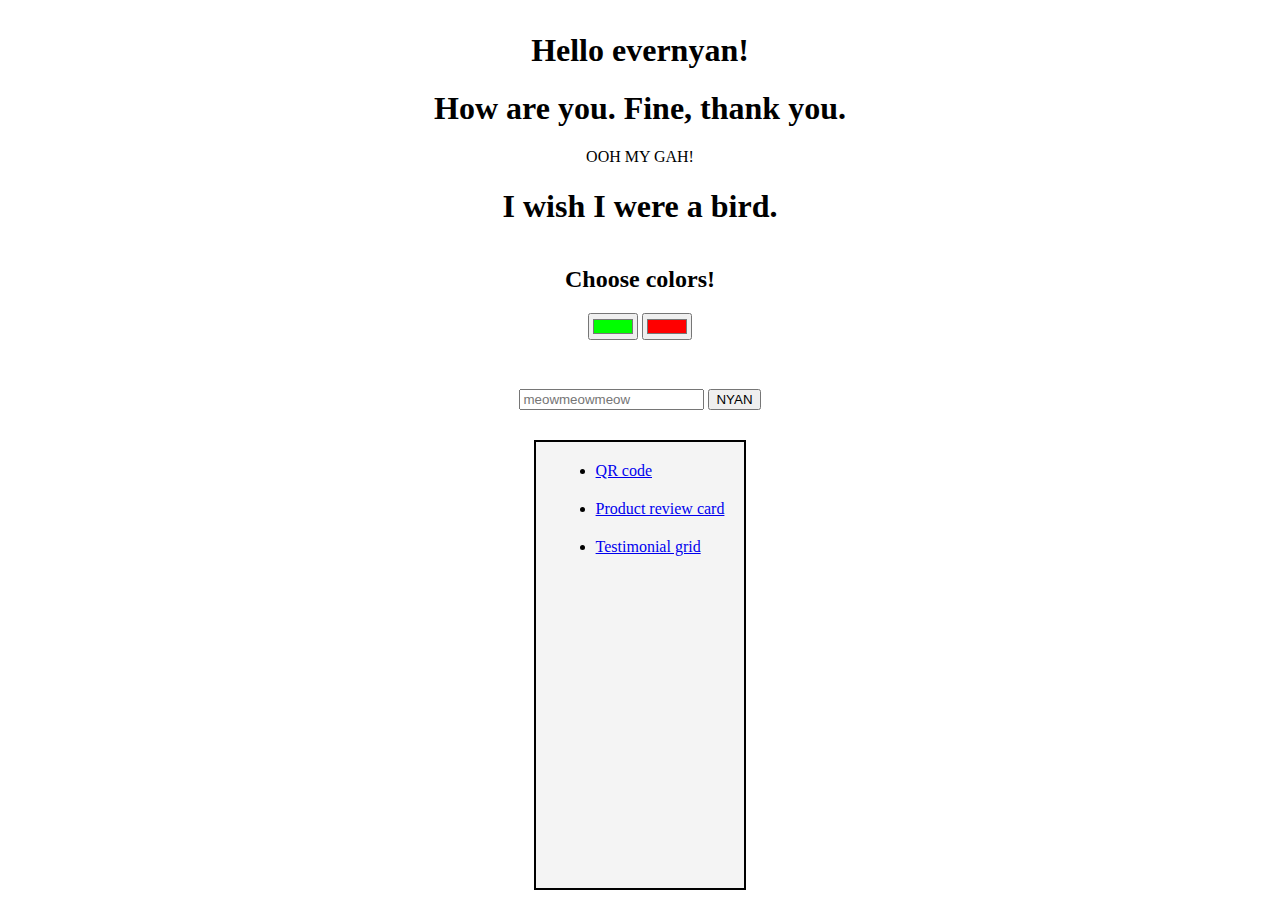
<file: index.html>
<!DOCTYPE html>
<html lang="en">
  <head>
    <meta charset="UTF-8" />
    <meta name="viewport" content="width=device-width, initial-scale=1.0" />

    <link rel="stylesheet" href="styles.css" />

    <title>Project select</title>
  </head>
  <body>
    <div class="textshit">
      <h1>Hello evernyan!</h1>
      <h1>How are you. Fine, thank you.</h1>

      <p>OOH MY GAH!</p>

      <h1>I wish I were a bird.</h1>
    </div>
    <div class="bg-gen">
      <h2>Choose colors!</h2>
      <input type="color" name="color1" value="#00ff00" />
      <input type="color" name="color2" value="#ff0000" />
      <h3></h3>
    </div>
    <div class="trash">
      <input id="userinput" type="text" placeholder="meowmeowmeow" />
      <button id="nyan">NYAN</button>
    </div>

    <section>
      <ul>
        <li><a href="qr-code-component-main/index.html">QR code</a></li>
        <li>
          <a href="product-preview-card-component-main/index.html"
            >Product review card</a
          >
        </li>
        <li>
          <a href="testimonials-grid-section-main/index.html"
            >Testimonial grid</a
          >
        </li>
      </ul>
    </section>
    <script type="text/javascript" src="app.js"></script>
  </body>
</html>
</file>
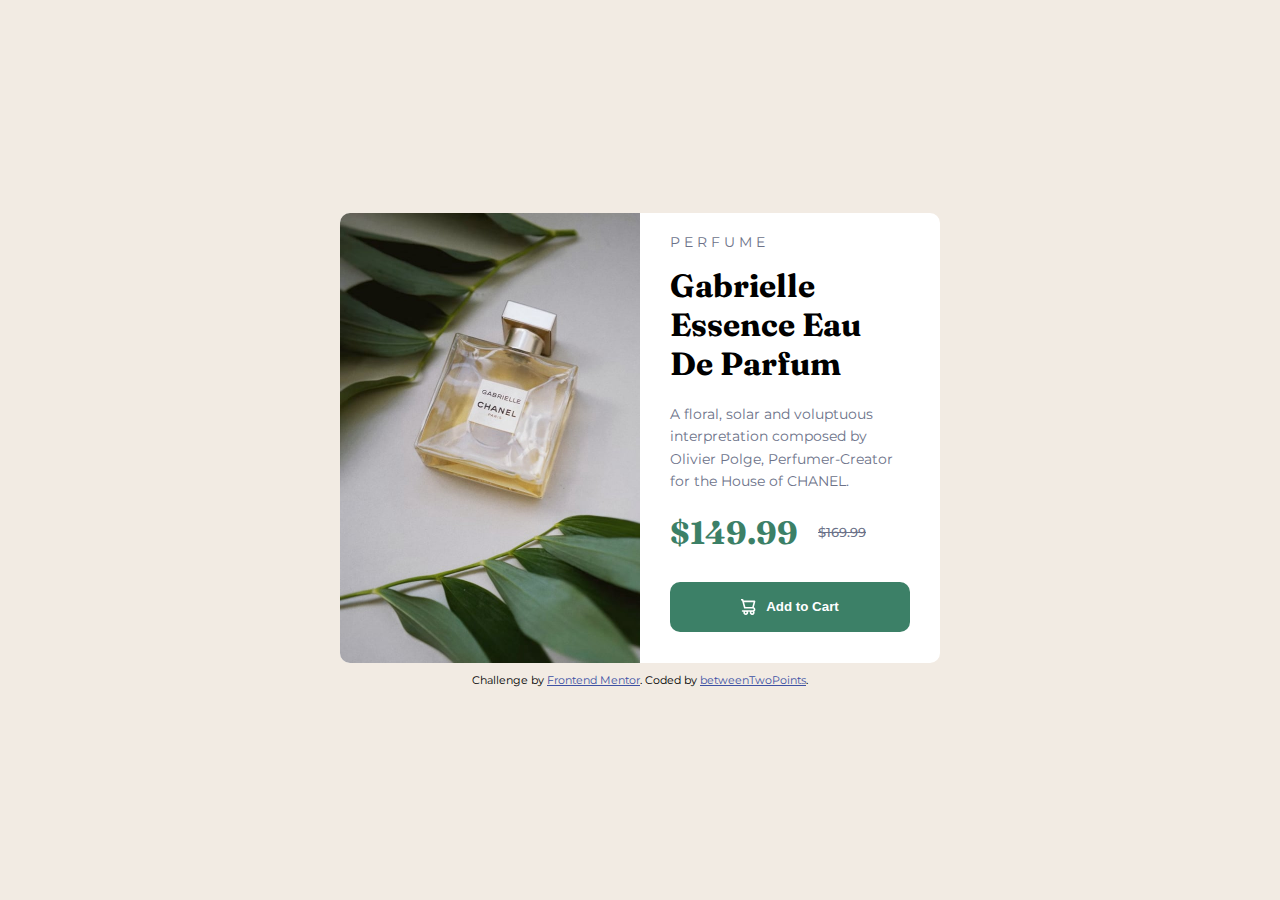
<file: product-preview-card-component-main/index.html>
<!DOCTYPE html>
<html lang="en">
<head>
  <meta charset="UTF-8">
  <meta name="viewport" content="width=device-width, initial-scale=1.0"> <!-- displays site properly based on user's device -->

  <link rel="icon" type="image/png" sizes="32x32" href="./images/favicon-32x32.png">
  
  <title>Frontend Mentor | Product preview card component</title>

  <link rel="preconnect" href="https://fonts.googleapis.com">
  <link rel="preconnect" href="https://fonts.gstatic.com" crossorigin>
  <link href="https://fonts.googleapis.com/css2?family=Fraunces:opsz,wght@9..144,700&family=Montserrat:wght@500;700&display=swap" rel="stylesheet">

  <link rel="stylesheet" href="styles.css">

  <!-- Feel free to remove these styles or customise in your own stylesheet 👍 -->
  <style>
    .attribution { font-size: 11px; text-align: center; margin-top: 10px;}
    .attribution a { color: hsl(228, 45%, 44%); }
  </style>
</head>
<body>

  <article class="container">
    <img class="img-mobile" src="images/image-product-mobile.jpg" alt="Gabrielle Essence Eau De Parfum">
    <img class="img-desktop" src="images/image-product-desktop.jpg" alt="Gabrielle Essence Eau De Parfum">
    <div class="item-info">
      <p class="item-category">Perfume</p>
      <h1 class="item-name">Gabrielle Essence Eau De Parfum</h1>
      <p class="item-description">A floral, solar and voluptuous interpretation composed by Olivier Polge, Perfumer-Creator for the House of CHANEL.</p>
      <p class="item-price">$149.99<span class="og-price">$169.99</span></p>
      <button class="btn-add-cart" type="button">
        <svg width="15" height="16" xmlns="http://www.w3.org/2000/svg"><path d="M14.383 10.388a2.397 2.397 0 0 0-1.518-2.222l1.494-5.593a.8.8 0 0 0-.144-.695.8.8 0 0 0-.631-.28H2.637L2.373.591A.8.8 0 0 0 1.598 0H0v1.598h.983l1.982 7.4a.8.8 0 0 0 .799.59h8.222a.8.8 0 0 1 0 1.599H1.598a.8.8 0 1 0 0 1.598h.943a2.397 2.397 0 1 0 4.507 0h1.885a2.397 2.397 0 1 0 4.331-.376 2.397 2.397 0 0 0 1.12-2.021ZM11.26 7.99H4.395L3.068 3.196h9.477L11.26 7.991Zm-6.465 6.392a.8.8 0 1 1 0-1.598.8.8 0 0 1 0 1.598Zm6.393 0a.8.8 0 1 1 0-1.598.8.8 0 0 1 0 1.598Z" fill="#FFF"/></svg>
        Add to Cart
      </button>
    </div>
  </article>
  
  <div class="attribution">
    Challenge by <a href="https://www.frontendmentor.io?ref=challenge" target="_blank">Frontend Mentor</a>. 
    Coded by <a href="https://github.com/betweenTwoPoints" target="_blank">betweenTwoPoints</a>.
  </div>
</body>
</html>
</file>
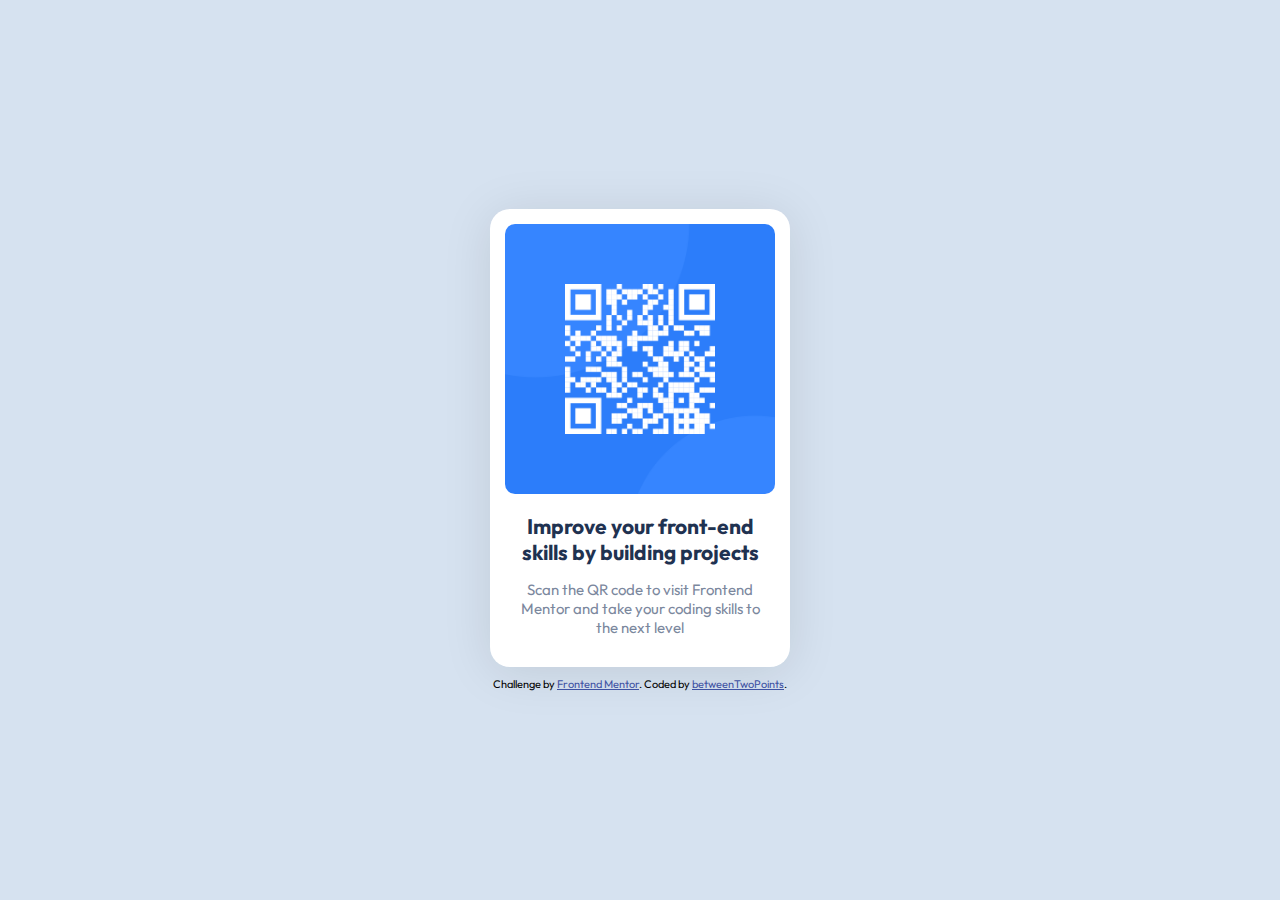
<file: qr-code-component-main/index.html>
<!DOCTYPE html>
<html lang="en">
  <head>
    <meta charset="UTF-8" />
    <meta name="viewport" content="width=device-width, initial-scale=1.0" />
    <!-- displays site properly based on user's device -->
    <link
      rel="icon"
      type="image/png"
      sizes="32x32"
      href="./images/favicon-32x32.png"
    />

    <link rel="preconnect" href="https://fonts.googleapis.com" />
    <link rel="preconnect" href="https://fonts.gstatic.com" crossorigin />
    <link
      href="https://fonts.googleapis.com/css2?family=Outfit:wght@400;700&display=swap"
      rel="stylesheet"
    />

    <link rel="stylesheet" href="style.css" />

    <title>Frontend Mentor | QR code component</title>
  </head>
  <body>
    <article class="card">
      <img class="qr-code" src="images/image-qr-code.png" alt="QR-code" />
      <h1>Improve your front-end skills by building projects</h1>
      <p>
        Scan the QR code to visit Frontend Mentor and take your coding skills to
        the next level
      </p>
    </article>
    <div class="attribution">
      Challenge by
      <a href="https://www.frontendmentor.io?ref=challenge" target="_blank"
        >Frontend Mentor</a
      >. Coded by
      <a href="https://github.com/betweenTwoPoints" target="_blank"
        >betweenTwoPoints</a
      >.
    </div>
  </body>
</html>
</file>
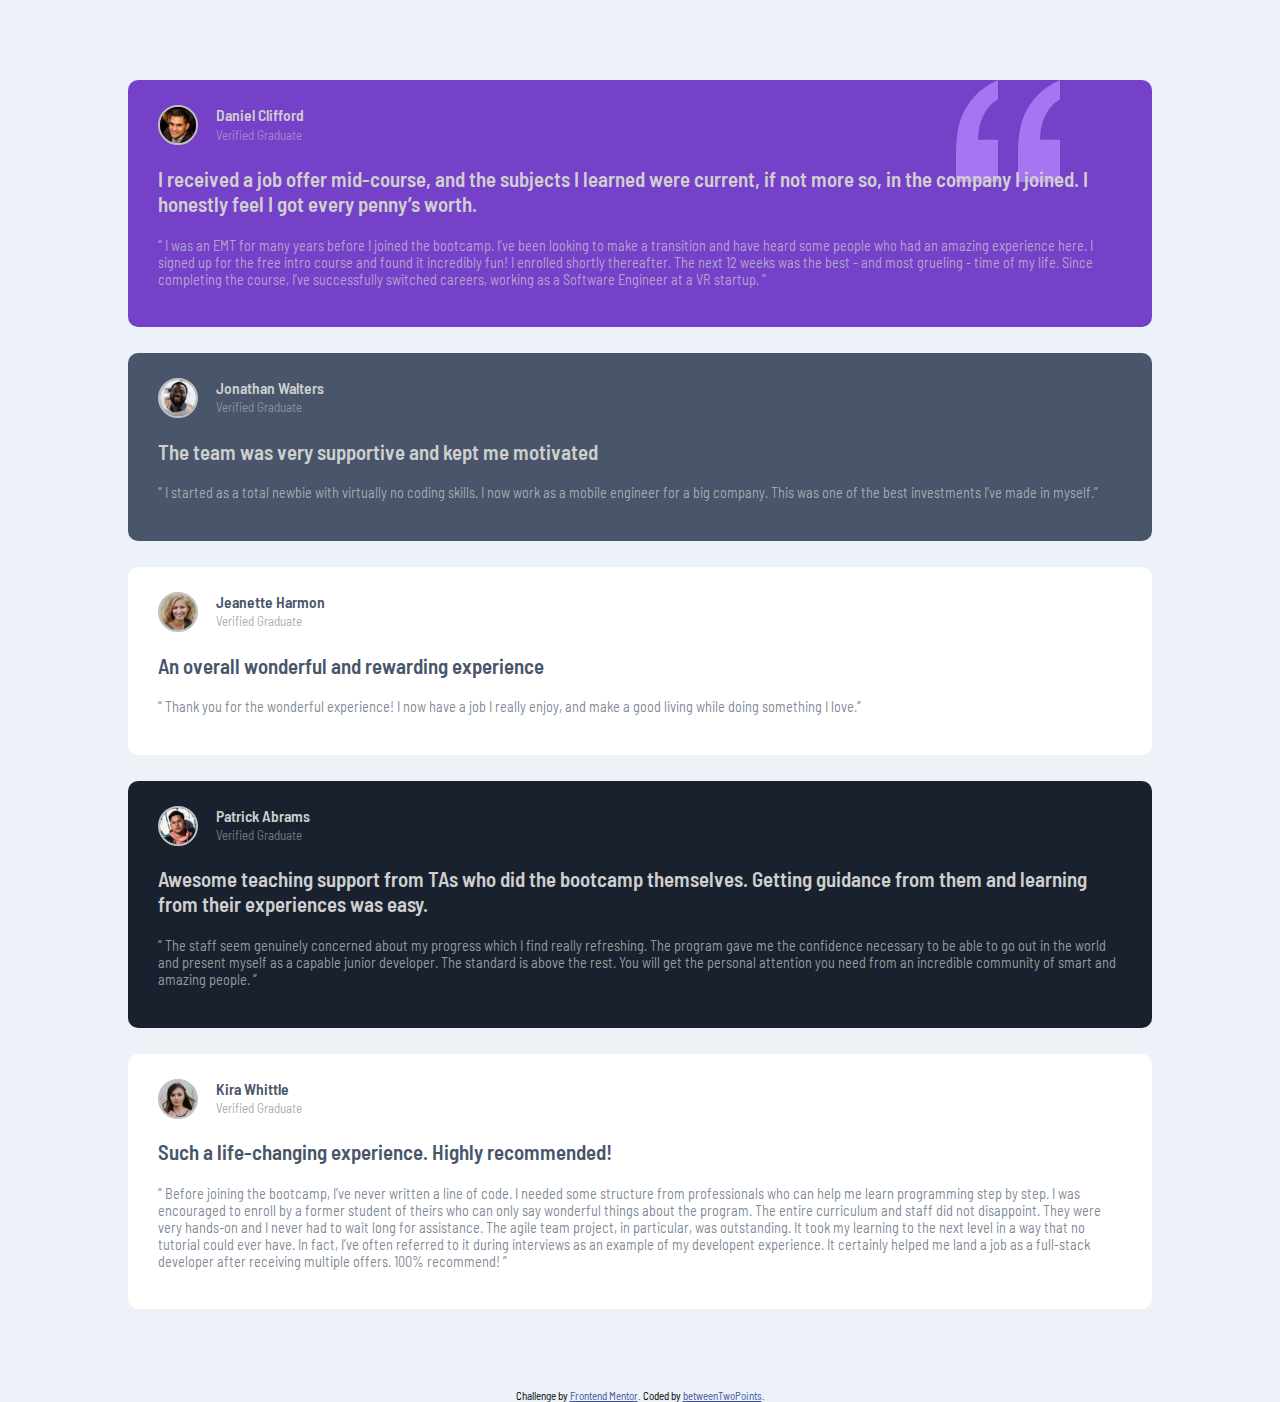
<file: testimonials-grid-section-main/index.html>
<!DOCTYPE html>
<html lang="en">
  <head>
    <meta charset="UTF-8" />
    <meta name="viewport" content="width=device-width, initial-scale=1.0" />
    <!-- displays site properly based on user's device -->

    <link
      rel="icon"
      type="image/png"
      sizes="32x32"
      href="./images/favicon-32x32.png"
    />

    <!-- Google font -->
    <link rel="preconnect" href="https://fonts.googleapis.com" />
    <link rel="preconnect" href="https://fonts.gstatic.com" crossorigin />
    <link
      href="https://fonts.googleapis.com/css2?family=Barlow+Semi+Condensed:wght@500;600&display=swap"
      rel="stylesheet"
    />

    <link rel="stylesheet" href="styles.css" />

    <title>Frontend Mentor | [Challenge Name Here]</title>

    <!-- Feel free to remove these styles or customise in your own stylesheet 👍 -->
    <style>
      .attribution {
        font-size: 11px;
        text-align: center;
      }
      .attribution a {
        color: hsl(228, 45%, 44%);
      }
    </style>
  </head>
  <body>
    <section class="container">
      <article class="testimonial test-1">
        <div class="user">
          <img
            src="images/image-daniel.jpg"
            alt="user profile picture"
            class="pf-picture"
          />
          <p class="user-name">Daniel Clifford</p>
          <p class="user-verified">Verified Graduate</p>
        </div>
        <p class="test-header-text">
          I received a job offer mid-course, and the subjects I learned were
          current, if not more so, in the company I joined. I honestly feel I
          got every penny’s worth.
        </p>
        <p class="test-sub-text">
          “ I was an EMT for many years before I joined the bootcamp. I’ve been
          looking to make a transition and have heard some people who had an
          amazing experience here. I signed up for the free intro course and
          found it incredibly fun! I enrolled shortly thereafter. The next 12
          weeks was the best - and most grueling - time of my life. Since
          completing the course, I’ve successfully switched careers, working as
          a Software Engineer at a VR startup. ”
        </p>
      </article>
      <article class="testimonial test-2">
        <div class="user">
          <img
            src="images/image-jonathan.jpg"
            alt="user profile picture"
            class="pf-picture"
          />
          <p class="user-name">Jonathan Walters</p>
          <p class="user-verified">Verified Graduate</p>
        </div>
        <p class="test-header-text">
          The team was very supportive and kept me motivated
        </p>
        <p class="test-sub-text">
          “ I started as a total newbie with virtually no coding skills. I now
          work as a mobile engineer for a big company. This was one of the best
          investments I’ve made in myself.”
        </p>
      </article>
      <article class="testimonial test-3">
        <div class="user">
          <img
            src="images/image-jeanette.jpg"
            alt="user profile picture"
            class="pf-picture"
          />
          <p class="user-name">Jeanette Harmon</p>
          <p class="user-verified">Verified Graduate</p>
        </div>
        <p class="test-header-text">
          An overall wonderful and rewarding experience
        </p>
        <p class="test-sub-text">
          “ Thank you for the wonderful experience! I now have a job I really
          enjoy, and make a good living while doing something I love.”
        </p>
      </article>
      <article class="testimonial test-4">
        <div class="user">
          <img
            src="images/image-patrick.jpg"
            alt="user profile picture"
            class="pf-picture"
          />
          <p class="user-name">Patrick Abrams</p>
          <p class="user-verified">Verified Graduate</p>
        </div>
        <p class="test-header-text">
          Awesome teaching support from TAs who did the bootcamp themselves.
          Getting guidance from them and learning from their experiences was
          easy.
        </p>
        <p class="test-sub-text">
          “ The staff seem genuinely concerned about my progress which I find
          really refreshing. The program gave me the confidence necessary to be
          able to go out in the world and present myself as a capable junior
          developer. The standard is above the rest. You will get the personal
          attention you need from an incredible community of smart and amazing
          people. ”
        </p>
      </article>
      <article class="testimonial test-5">
        <div class="user">
          <img
            src="images/image-kira.jpg"
            alt="user profile picture"
            class="pf-picture"
          />
          <p class="user-name">Kira Whittle</p>
          <p class="user-verified">Verified Graduate</p>
        </div>
        <p class="test-header-text">
          Such a life-changing experience. Highly recommended!
        </p>
        <p class="test-sub-text">
          “ Before joining the bootcamp, I’ve never written a line of code. I
          needed some structure from professionals who can help me learn
          programming step by step. I was encouraged to enroll by a former
          student of theirs who can only say wonderful things about the program.
          The entire curriculum and staff did not disappoint. They were very
          hands-on and I never had to wait long for assistance. The agile team
          project, in particular, was outstanding. It took my learning to the
          next level in a way that no tutorial could ever have. In fact, I’ve
          often referred to it during interviews as an example of my developent
          experience. It certainly helped me land a job as a full-stack
          developer after receiving multiple offers. 100% recommend! ”
        </p>
      </article>
    </section>

    <div class="attribution">
      Challenge by
      <a href="https://www.frontendmentor.io?ref=challenge" target="_blank"
        >Frontend Mentor</a
      >. Coded by
      <a href="https://github.com/betweenTwoPoints" target="_blank"
        >betweenTwoPoints</a
      >.
    </div>
  </body>
</html>
</file>
<file: styles.css>
html {
  font-size: 62.5%;
  box-sizing: border-box;
}

html,
body {
  padding: 0;
  margin: 0;
}

*,
*::before,
*::after {
  box-sizing: inherit;
}

body {
  font-size: 1.6rem;
  display: flex;
  flex-direction: column;
  justify-content: center;
  align-items: center;
  min-height: 100vh;
}

.textshit {
  text-align: center;
}

.bg-gen {
  text-align: center;
}

.trash {
  margin: 3rem 0;
}

section {
  height: 2000px;
  background-color: #f4f4f4;
  border: 2px solid black;
}

li {
  margin: 2rem;
}

@media (min-width: 675px) {
  section {
    height: 50vh;
  }
}
</file>
<file: product-preview-card-component-main/styles.css>
:root {
    --color-bg: hsl(30, 38%, 92%);
    --color-cyan: hsl(158, 36%, 37%); 
    --color-dark-blue: hsl(212, 21%, 14%);
    --color-dark-grey-blue: hsl(228, 12%, 48%);
    --color-white: hsl(0, 0%, 100%);
}

html {
    box-sizing: border-box;
}

*, *::before, *::after {
    box-sizing: inherit;
}

body {
    background-color: var(--color-bg);
    font-family: 'Montserrat', sans-serif;
    padding: 0;
    margin: 0;
    display: flex;
    flex-direction: column;
    justify-content: center;
    align-items: center;
    height: 100vh;
}

p {
    font-size: 14px;
}

.container {
    width: 340px;
    background-color: var(--color-white);
    border-radius: 10px;
}

img {
    width: 100%;
    border-radius: 10px 10px 0 0;
}

.item-info {
    padding: 0 25px 25px;
}

.item-category {
    color: var(--color-dark-grey-blue);
    text-transform: uppercase;
    letter-spacing: 4px;
    margin: 20px 0 10px;

}

.item-name, .item-price{
    font-family: 'Fraunces', serif;
    font-weight: 700;
}

.item-name {
    font-size: 2em;
    margin: 0;
}

.item-description {
    color: var(--color-dark-grey-blue);
    line-height: 1.6em;
}

.item-price {
    color: var(--color-cyan);
    font-size: 2em;
    margin: 0 0 15px;
    display: flex;
}

.og-price {
    align-self: center;
    font-family: 'Montserrat', sans-serif;
    font-weight: 500;
    font-size: 0.4em;
    color: var(--color-dark-grey-blue);
    text-decoration: line-through;
    margin-left: 20px;
}

.btn-add-cart {
    width: 100%;
    height: 50px;
    display: flex;
    justify-content: center;
    align-items: center;
    background-color: var(--color-cyan);
    color: var(--color-white);
    font-weight: 700;
    border: none;
    border-radius: 10px; 
}

svg {
    margin-right: 10px;
}

.btn-add-cart:hover {
    background-color: var(--color-dark-blue);
    cursor: pointer;
}

.btn-add-cart:focus {
    background-color: var(--color-dark-blue);
}

/* DESKTOP VERSION */
@media (min-width: 768px) {
    .img-mobile {
        display: none;
    }

    .container {
        width: 600px;
        display: grid;
        grid-template-columns: 1fr 1fr;
    }

    img {
        border-radius: 10px 0 0 10px;
    }

    .item-info {
        padding: 0 30px 25px;
    }

    .item-name {
        margin-top: 15px;
    }

    .item-description {
        margin: 20px 0;
    }

    .item-price {
        margin-bottom: 30px;
    }
}

/* MOBILE VERSION */
@media (max-width: 769px) {
    .img-desktop {
        display: none;
    }
}
</file>
<file: qr-code-component-main/style.css>
:root {
  --card-bg: hsl(0, 0%, 100%);
  --main-bg: hsl(212, 45%, 89%);
  --title-color: hsl(218, 44%, 22%);
  --info-text: hsl(220, 15%, 55%);
}

* {
  box-sizing: border-box;
}

html,
body {
  padding: 0;
  margin: 0;
  height: 100%;
}

body {
  font-family: "Outfit", sans-serif;
  font-size: 15px;
  background-color: var(--main-bg);
  display: flex;
  flex-direction: column;
  justify-content: center;
  align-items: center;

  /* Use when not defining height in hmtl, body */
  /* height: 100vh; */
}

.card {
  width: 300px;
  background-color: var(--card-bg);
  border-radius: 20px;
  text-align: center;
  padding: 15px;
  margin-bottom: 10px;
  box-shadow: 0 5px 50px rgba(0, 0, 0, 0.1);
}

.qr-code {
  width: 100%;
  border-radius: 10px;
}

h1 {
  color: var(--title-color);
  font-size: 1.4em;
  padding: 0 5px;
}

p {
  color: var(--info-text);
  font-size: 1em;
  padding: 0 5px;
}

.attribution {
  font-size: 11px;
  text-align: center;
}
.attribution a {
  color: hsl(228, 45%, 44%);
}
</file>
<file: testimonials-grid-section-main/styles.css>
/* - Mobile: 375px
- Desktop: 1440px */

/* 1. "Verified Graduate" has the same color as the person's name with 50% opacity
2. Review paragraphs inside the quotations have the same color as well, but are at 70% opacity */

:root {
  --color-white: 0, 0%, 100%;
  --color-test1: 263, 55%, 52%;
  --color-test2: 217, 19%, 35%;
  --color-test4: 219, 29%, 14%;
  --color-gray: 0, 0%, 81%;
  --color-blue: 210, 46%, 95%;
}

html {
  box-sizing: border-box;
}

html,
body {
  padding: 0;
  margin: 0;
}

*,
*::before,
*::after {
  box-sizing: inherit;
}

body {
  background-color: hsl(var(--color-blue));
  font-size: 13px;
  font-family: "Barlow Semi Condensed", sans-serif;
  display: flex;
  flex-direction: column;
  justify-content: flex-start;
  align-items: center;
  min-height: 100vh;
}

.container {
  width: 80%;
  max-width: 1200px;
  display: grid;
  grid-template-columns: 1fr;
  justify-content: center;
  gap: 2em;
  padding: 80px 0;
}

.testimonial {
  padding: 25px 30px;
  border-radius: 10px;
  color: hsl(var(--color-gray));
}

.test-1 {
  background-color: hsl(var(--color-test1));
  background-image: url(images/bg-pattern-quotation.svg);
  background-repeat: no-repeat;
  background-position: top 0 right 10%;
}

.test-2 {
  background-color: hsl(var(--color-test2));
}

.test-3 {
  background-color: hsl(var(--color-white));
  color: hsl(var(--color-test2));
}

.test-4 {
  background-color: hsl(var(--color-test4));
}

.test-5 {
  background-color: hsl(var(--color-white));
  color: hsl(var(--color-test2));
}

.user {
  width: 250px;
  display: grid;
  grid-template-columns: repeat(3, 1fr);
  grid-template-rows: auto;
  grid-template-areas:
    "picture name name"
    "picture verified verified";
}

.pf-picture {
  width: 40px;
  border: 2px solid rgb(192, 192, 192);
  border-radius: 50%;
  grid-area: picture;
  align-self: center;
}

.user-name,
.user-verified {
  padding: 0;
  margin: 0;
  margin-left: -25px;
}

.user-name {
  grid-area: name;
  font-size: 1.2em;
  font-weight: 600;
}

.user-verified {
  grid-area: verified;
  color: hsl(var(--color-gray), 0.5);
}

.test-3 .user-verified,
.test-5 .user-verified {
  color: hsl(var(--color-test2), 0.5);
}

.test-header-text {
  font-weight: 600;
  font-size: 1.6em;
}

.test-sub-text {
  color: hsla(var(--color-gray), 0.7);
  font-size: 1.1em;
}

.test-3 .test-sub-text,
.test-5 .test-sub-text {
  color: hsl(var(--color-test2), 0.7);
}

@media (min-width: 1440px) {

  .container {
    grid-template-columns: repeat(4, minmax(200px, 1fr));
    grid-template-areas:
      "test1 test1 test2 test5"
      "test3 test4 test4 test5";
  }

  .test-1 {
    grid-area: test1;
  }
  .test-2 {
    grid-area: test2;
  }
  .test-3 {
    grid-area: test3;
  }
  .test-4 {
    grid-area: test4;
  }
  .test-5 {
    grid-area: test5;
  }
}
</file>
